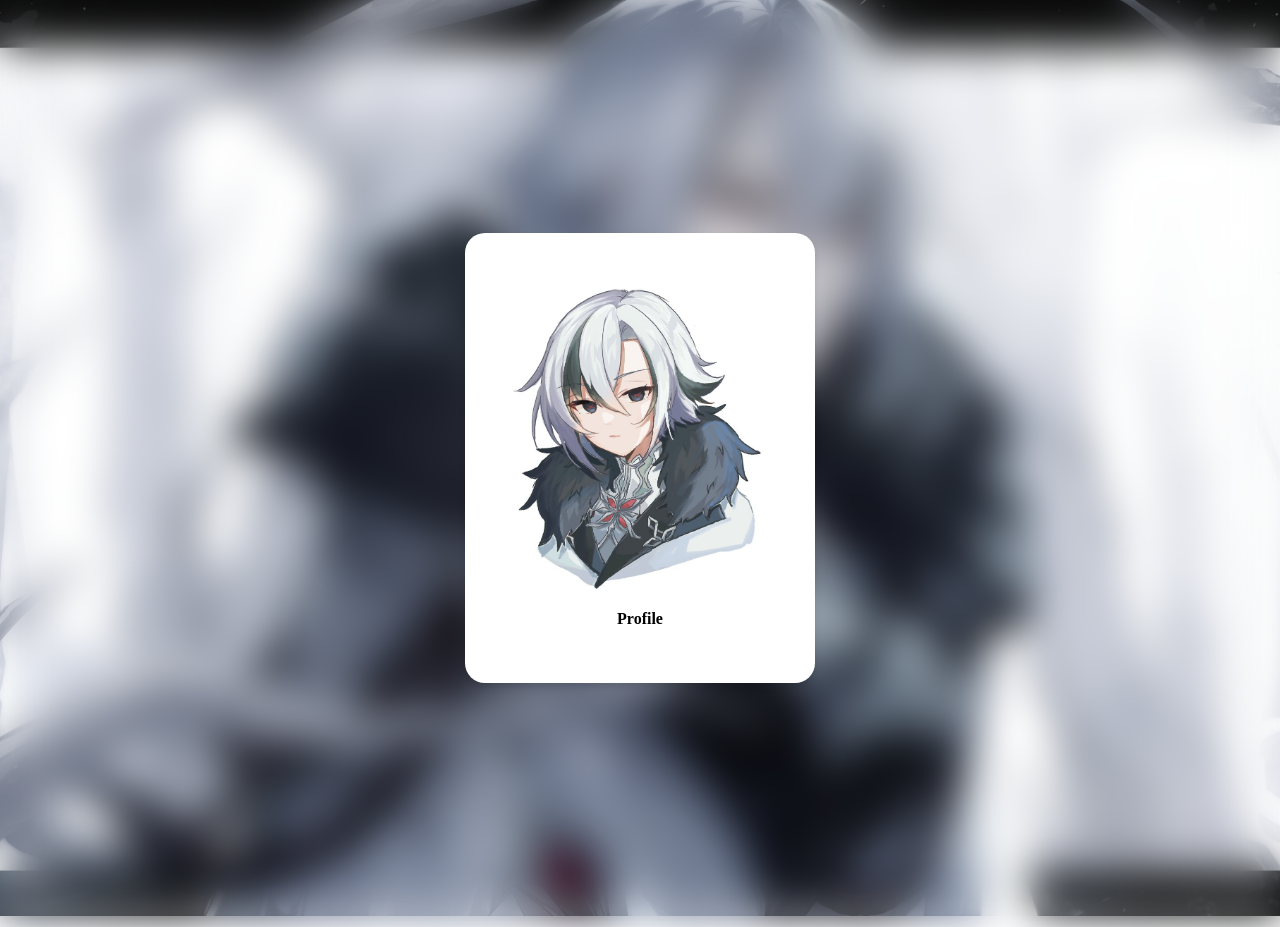
<file: index.html>
<!DOCTYPE html>
<html lang="id">
<head>
    <meta charset="UTF-8">
    <meta name="viewport" content="width=device-width, initial-scale=1.0">
    <title>Profile</title>
    <link rel="stylesheet" href="style.css">
    <style>
        body {
            display: flex;
            justify-content: center;
            align-items: center;
            height: 100vh;
            background: url('bg1.jpg') no-repeat center center/cover;
            backdrop-filter: blur(1);
        }
        .card-container {
            perspective: 1000px;
        }
        .card {
            width: 350px;
            height: 450px;
            position: relative;
            transform-style: preserve-3d;
            transition: transform 0.77s;
            border-radius: 20px;
        }
        .card-front, .card-back {
            position: absolute;
            width: 350px;
            height: 450px;
            backface-visibility: hidden;
            display: flex;
            flex-direction: column;
            justify-content: center;
            border-radius: 20px;
            box-shadow: 0px 4px 6px rgba(0, 0, 0, 0.1);
        }
        .card-front {
            background: white;
            align-items: center;
        }
        .card-back {
            background: #333;
            color: white;
            transform: rotateY(180deg);
            padding: 20px;
            text-align: left;
            align-items: left;
            border-radius: 20px;
            padding-left: 50px;
        }
        .card-container:hover .card {
            transform: rotateY(180deg);
        }
        img {
            width: 80%;
            border-radius: 10px;
        }
        .card-front p {
            margin-top: 10px;
            font-weight: bold;
        }
        .card-back p {
            margin: 10px 0;
        }
        @media (max-width: 768px) {
            .card-container:hover .card {
                transform: none; 
            }
        }
    </style>
</head>
<body>
    <div class="card-container" onclick="flipCard()">
        <div class="card" id="flip-card">
            <div class="card-front">
                <img src="pp1.jpeg" alt="Foto Profil">
                <p>Profile</p>
            </div>
            <div class="card-back">
                <p>Name: Dzaky Athallah </p>
                <p>Campus: Telkom University Purwokerto</p>
                <p>Program Study : Data Science</p>
                <p>Instagram: <span class="clickable" onclick="openLink('https://www.instagram.com/dzaky_207/')"> @Dzaky_207</span></p>
                <p>X/Twitter: <span class="clickable" onclick="openLink('https://x.com/dzaky207/')"> @Dzaky207</span></p>
                <p>Facebook: <span class="clickable" onclick="openLink('https://www.facebook.com/dzaky207/')"> Dzaky Athallah</span></p>
                <p>Website: <span class="clickable" onclick="openLink('https://www.dzaky207.my.id')"> dzaky207.my.id    </span></p>
                <p>GitHub: <span class="clickable" onclick="openLink('https://github.com/dzaky207')"> Dzaky207</span></p>
            </div>
        </div>
    </div>
    <script>
        function openLink(url) {
            window.open(url, '_blank');
        }
        </script>
        
    <script>
        function flipCard() {
            const card = document.getElementById('flip-card');
            if (window.innerWidth <= 768) {
                card.style.transform = card.style.transform === 'rotateY(180deg)' ? 'rotateY(0deg)' : 'rotateY(180deg)';
            }
        }
    </script>
</body>
</html>
</file>
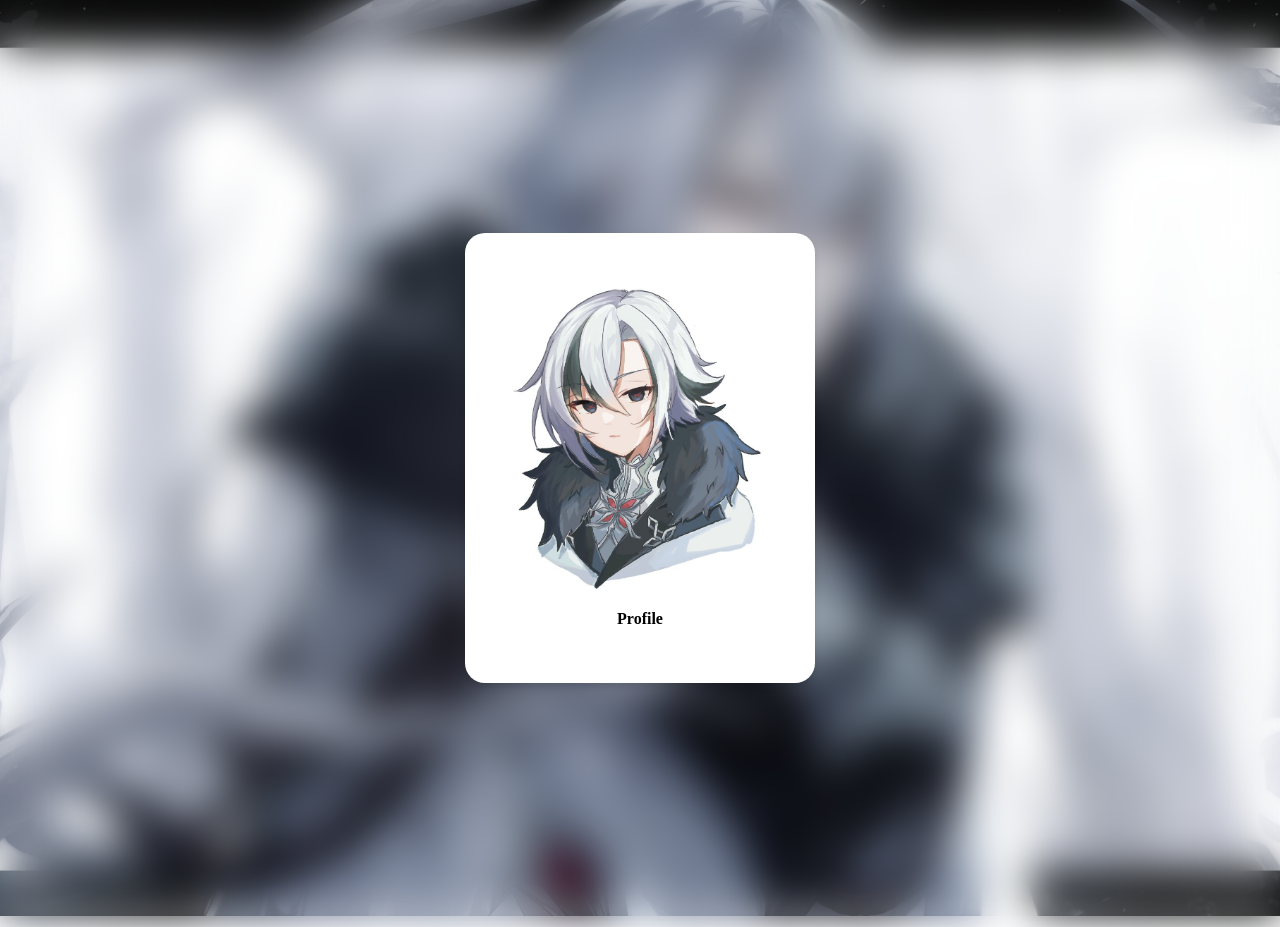
<file: card.html>
<!DOCTYPE html>
<html lang="id">
<head>
    <meta charset="UTF-8">
    <meta name="viewport" content="width=device-width, initial-scale=1.0">
    <title>Profil Interaktif</title>
    <link rel="stylesheet" href="style.css">
    <style>
        body {
            display: flex;
            justify-content: center;
            align-items: center;
            height: 100vh;
            background: url('bg1.jpg') no-repeat center center/cover;
            backdrop-filter: blur(1);
        }
        .card-container {
            perspective: 1000px;
        }
        .card {
            width: 350px;
            height: 450px;
            position: relative;
            transform-style: preserve-3d;
            transition: transform 0.77s;
            border-radius: 20px;
        }
        .card-front, .card-back {
            position: absolute;
            width: 350px;
            height: 450px;
            backface-visibility: hidden;
            display: flex;
            flex-direction: column;
            justify-content: center;
            border-radius: 20px;
            box-shadow: 0px 4px 6px rgba(0, 0, 0, 0.1);
        }
        .card-front {
            background: white;
            align-items: center;
        }
        .card-back {
            background: #333;
            color: white;
            transform: rotateY(180deg);
            padding: 20px;
            text-align: left;
            align-items: left;
            border-radius: 20px;
            padding-left: 50px;
        }
        .card-container:hover .card {
            transform: rotateY(180deg);
        }
        img {
            width: 80%;
            border-radius: 10px;
        }
        .card-front p {
            margin-top: 10px;
            font-weight: bold;
        }
        .card-back p {
            margin: 10px 0;
        }
        @media (max-width: 768px) {
            .card-container:hover .card {
                transform: none; /* Disable hover flip on mobile */
            }
        }
    </style>
</head>
<body>
    <div class="card-container" onclick="flipCard()">
        <div class="card" id="flip-card">
            <div class="card-front">
                <img src="pp1.jpeg" alt="Foto Profil">
                <p>Profile</p>
            </div>
            <div class="card-back">
                <p>Name: Dzaky Athallah </p>
                <!--<p>Emaill: <span class="clickable" onclick="openLink('mailto:athallahdzaky207@gmail.com')"> athallahdzaky207@gmail.com</span></p>-->
                <p>Campus: Telkom University Purwokerto</p>
                <p>Program Study : Data Science</p>
                <p>Instagram: <span class="clickable" onclick="openLink('https://www.instagram.com/dzaky_207/')"> @Dzaky_207</span></p>
                <p>X/Twitter: <span class="clickable" onclick="openLink('https://x.com/dzaky207/')"> @Dzaky207</span></p>
                <p>Facebook: <span class="clickable" onclick="openLink('https://www.facebook.com/dzaky207/')"> Dzaky Athallah</span></p>
                <p>Website: <span class="clickable" onclick="openLink('https://www.dzaky207.my.id')"> dzaky207.my.id    </span></p>
                <p>GitHub: <span class="clickable" onclick="openLink('https://github.com/dzaky207')"> Dzaky207</span></p>
            </div>
        </div>
    </div>
    <script>
        function openLink(url) {
            window.open(url, '_blank');
        }
        </script>
        
    <script>
        function flipCard() {
            const card = document.getElementById('flip-card');
            if (window.innerWidth <= 768) {
                card.style.transform = card.style.transform === 'rotateY(180deg)' ? 'rotateY(0deg)' : 'rotateY(180deg)';
            }
        }
    </script>
</body>
</html>
</file>
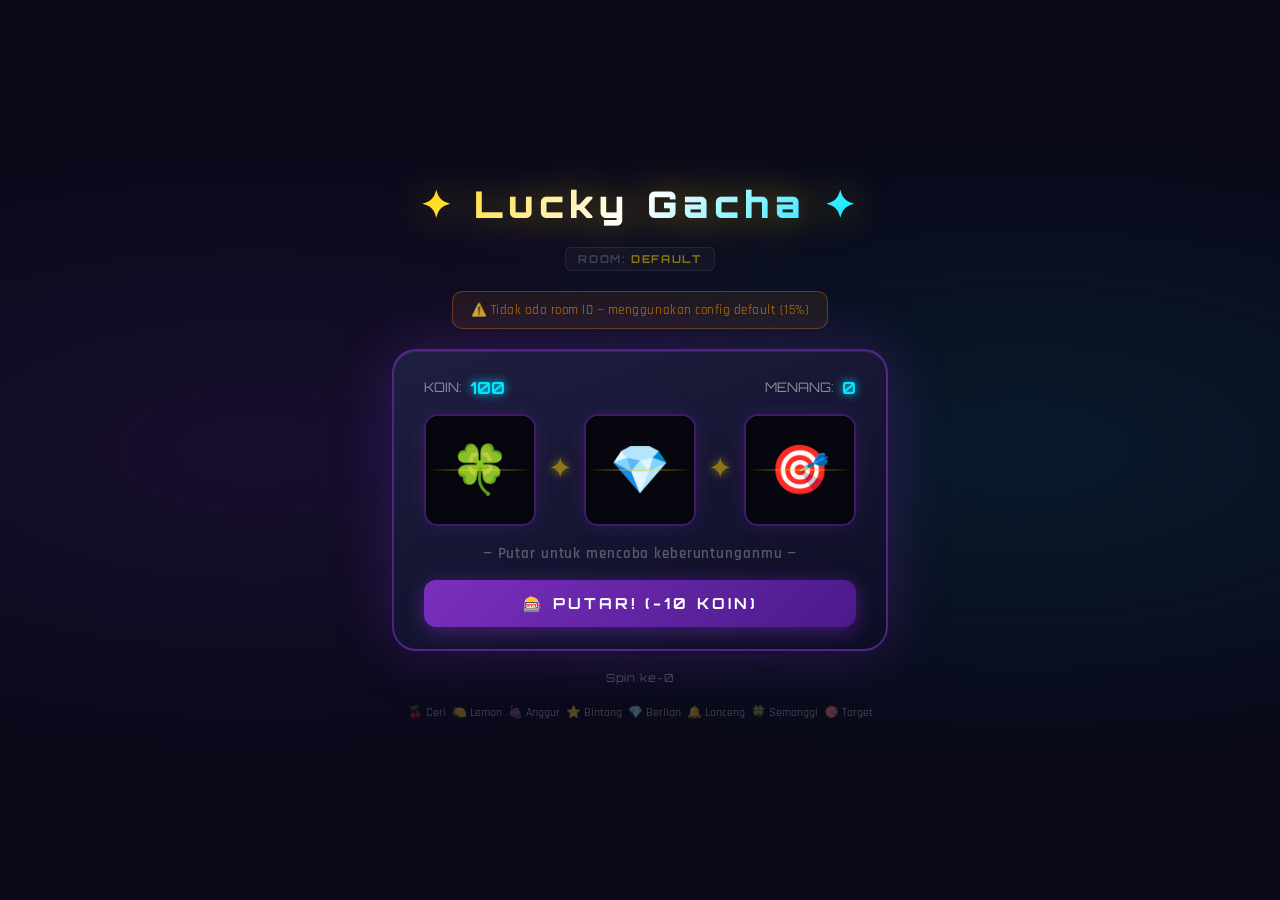
<file: gacha/gacha.html>
<!DOCTYPE html>
<html lang="id">
<head>
<meta charset="UTF-8">
<meta name="viewport" content="width=device-width, initial-scale=1.0">
<title>✨ Lucky Gacha ✨</title>
<link href="https://fonts.googleapis.com/css2?family=Orbitron:wght@400;700;900&family=Rajdhani:wght@400;600;700&display=swap" rel="stylesheet">
<style>
  :root { --gold:#FFD700; --gold-dark:#B8860B; --bg:#0a0a1a; --glow:#7B2FBE; --glow2:#00e5ff; }
  * { margin:0; padding:0; box-sizing:border-box; }
  body {
    background:var(--bg); font-family:'Rajdhani',sans-serif; color:#fff;
    min-height:100vh; display:flex; flex-direction:column; align-items:center; justify-content:center; overflow:hidden;
  }
  body::after {
    content:''; position:fixed; inset:0;
    background:radial-gradient(ellipse at 20% 50%,rgba(123,47,190,0.12) 0%,transparent 50%),
               radial-gradient(ellipse at 80% 50%,rgba(0,229,255,0.08) 0%,transparent 50%);
    pointer-events:none; z-index:0;
  }
  .container { position:relative; z-index:1; display:flex; flex-direction:column; align-items:center; gap:20px; }
  h1 {
    font-family:'Orbitron',sans-serif; font-size:2.3rem; font-weight:900; letter-spacing:0.15em;
    background:linear-gradient(135deg,var(--gold) 0%,#fff 50%,var(--glow2) 100%);
    -webkit-background-clip:text; -webkit-text-fill-color:transparent;
    filter:drop-shadow(0 0 18px rgba(255,215,0,0.5));
    animation:titlePulse 3s ease-in-out infinite;
  }
  @keyframes titlePulse { 0%,100%{filter:drop-shadow(0 0 18px rgba(255,215,0,0.5))} 50%{filter:drop-shadow(0 0 32px rgba(255,215,0,0.9))} }

  /* Room badge */
  .room-badge {
    font-family:'Orbitron',sans-serif; font-size:0.68rem; font-weight:700;
    letter-spacing:0.15em; color:rgba(255,255,255,0.2);
    background:rgba(255,255,255,0.03); border:1px solid rgba(255,255,255,0.07);
    border-radius:6px; padding:4px 12px;
  }
  .room-badge span { color:rgba(255,215,0,0.5); }

  .machine {
    background:linear-gradient(160deg,#1e1e40 0%,#0d0d25 100%);
    border:2px solid rgba(123,47,190,0.6); border-radius:24px; padding:26px 30px 22px;
    box-shadow:0 0 60px rgba(123,47,190,0.3),inset 0 1px 0 rgba(255,255,255,0.08);
  }
  .machine-top { display:flex; justify-content:space-between; margin-bottom:16px; }
  .credits { display:flex; align-items:center; gap:8px; font-family:'Orbitron',sans-serif; font-size:0.82rem; color:rgba(255,255,255,0.5); }
  .credits-val { color:var(--glow2); font-weight:700; font-size:1.05rem; text-shadow:0 0 10px var(--glow2); }
  .slots { display:flex; gap:12px; align-items:center; margin-bottom:18px; }
  .slot {
    width:112px; height:112px; background:#06060f;
    border:2px solid rgba(123,47,190,0.5); border-radius:14px; overflow:hidden; position:relative;
    box-shadow:inset 0 0 20px rgba(0,0,0,0.8),0 0 20px rgba(123,47,190,0.2);
  }
  .slot-inner { display:flex; flex-direction:column; align-items:center; }
  .slot-item { width:112px; height:112px; display:flex; align-items:center; justify-content:center; font-size:3rem; flex-shrink:0; }
  .slot::after {
    content:''; position:absolute; inset:0;
    background:linear-gradient(to bottom,rgba(6,6,15,0.85) 0%,transparent 30%,transparent 70%,rgba(6,6,15,0.85) 100%);
    pointer-events:none; z-index:2;
  }
  .slot-center-line {
    position:absolute; top:50%; left:0; right:0; height:2px; transform:translateY(-50%);
    background:linear-gradient(90deg,transparent,var(--gold),transparent); opacity:0.4; z-index:3; pointer-events:none;
  }
  .slot-divider { font-size:1.8rem; color:var(--gold); opacity:0.5; text-shadow:0 0 10px var(--gold); }
  .result-text { height:24px; font-size:0.92rem; font-weight:600; letter-spacing:0.06em; text-align:center; color:rgba(255,255,255,0.3); margin-bottom:12px; }
  .result-text.win { color:var(--gold); text-shadow:0 0 10px var(--gold); }
  .spin-btn {
    width:100%; padding:14px; font-family:'Orbitron',sans-serif; font-size:0.95rem; font-weight:700;
    letter-spacing:0.2em; text-transform:uppercase;
    background:linear-gradient(135deg,#7B2FBE,#4a1a8a); border:none; border-radius:12px; color:#fff; cursor:pointer;
    box-shadow:0 4px 20px rgba(123,47,190,0.5); transition:transform 0.1s,box-shadow 0.3s;
  }
  .spin-btn:hover:not(:disabled) { transform:translateY(-2px); box-shadow:0 8px 32px rgba(123,47,190,0.7); }
  .spin-btn:disabled { opacity:0.5; cursor:not-allowed; }

  @keyframes spinReel { 0%{transform:translateY(0)} 100%{transform:translateY(-224px)} }
  .slot-inner.spinning { animation:spinReel 0.15s linear infinite; }

  .slot.matched { border-color:var(--gold); box-shadow:inset 0 0 20px rgba(255,215,0,0.3),0 0 40px rgba(255,215,0,0.6); animation:matchPulse 0.5s ease-in-out 3; }
  @keyframes matchPulse { 0%,100%{box-shadow:inset 0 0 20px rgba(255,215,0,0.3),0 0 40px rgba(255,215,0,0.6)} 50%{box-shadow:inset 0 0 40px rgba(255,215,0,0.5),0 0 80px rgba(255,215,0,0.9)} }

  .win-overlay { position:fixed; inset:0; background:rgba(0,0,0,0.8); display:flex; align-items:center; justify-content:center; z-index:100; opacity:0; pointer-events:none; transition:opacity 0.3s; }
  .win-overlay.visible { opacity:1; pointer-events:all; }
  .win-card {
    background:linear-gradient(145deg,#1a1a3a,#0d0d25); border:2px solid var(--gold); border-radius:24px;
    padding:42px 50px; text-align:center; box-shadow:0 0 80px rgba(255,215,0,0.5);
    transform:scale(0.8); transition:transform 0.4s cubic-bezier(0.34,1.56,0.64,1);
  }
  .win-overlay.visible .win-card { transform:scale(1); }
  .win-emoji { font-size:4.5rem; display:block; margin-bottom:12px; animation:winBounce 0.6s ease-out; }
  @keyframes winBounce { 0%{transform:scale(0) rotate(-10deg)} 60%{transform:scale(1.2) rotate(5deg)} 100%{transform:scale(1) rotate(0)} }
  .win-title { font-family:'Orbitron',sans-serif; font-size:1.7rem; font-weight:900; color:var(--gold); text-shadow:0 0 20px var(--gold); margin-bottom:8px; }
  .win-subtitle { font-size:1rem; color:rgba(255,255,255,0.6); margin-bottom:6px; }
  .win-item { font-size:1.3rem; font-weight:700; margin-bottom:26px; }
  .win-close {
    background:linear-gradient(135deg,var(--gold),var(--gold-dark)); border:none; border-radius:10px;
    padding:12px 36px; font-family:'Orbitron',sans-serif; font-size:0.88rem; font-weight:700;
    color:#000; cursor:pointer; letter-spacing:0.15em; box-shadow:0 4px 16px rgba(255,215,0,0.4); transition:transform 0.1s;
  }
  .win-close:hover { transform:translateY(-2px); }
  .confetti-container { position:fixed; inset:0; pointer-events:none; z-index:99; }
  .confetti-particle { position:absolute; border-radius:2px; animation:confettiFall linear forwards; }
  @keyframes confettiFall { 0%{transform:translateY(-20px) rotate(0deg);opacity:1} 100%{transform:translateY(110vh) rotate(720deg);opacity:0} }
  .legend { display:flex; gap:8px; flex-wrap:wrap; justify-content:center; font-size:0.75rem; color:rgba(255,255,255,0.3); }
  .spin-counter { font-family:'Orbitron',sans-serif; font-size:0.7rem; color:rgba(255,255,255,0.25); text-align:center; letter-spacing:0.08em; }

  /* No-room warning */
  .no-room-warn {
    background:rgba(255,149,0,0.08); border:1px solid rgba(255,149,0,0.3); border-radius:10px;
    padding:10px 18px; font-size:0.8rem; color:rgba(255,149,0,0.8); text-align:center; letter-spacing:0.04em;
  }
</style>
</head>
<body>
<div class="container">
  <h1>✦ Lucky Gacha ✦</h1>
  <div class="room-badge" id="roomBadge">ROOM: <span id="roomBadgeId">—</span></div>

  <div class="no-room-warn" id="noRoomWarn" style="display:none;">
    ⚠️ Tidak ada room ID — menggunakan config default (15%)
  </div>

  <div class="machine">
    <div class="machine-top">
      <div class="credits">KOIN: <span class="credits-val" id="coinDisplay">100</span></div>
      <div class="credits">MENANG: <span class="credits-val" id="winDisplay">0</span></div>
    </div>
    <div class="slots">
      <div class="slot" id="slot0"><div class="slot-inner" id="reel0"></div><div class="slot-center-line"></div></div>
      <div class="slot-divider">✦</div>
      <div class="slot" id="slot1"><div class="slot-inner" id="reel1"></div><div class="slot-center-line"></div></div>
      <div class="slot-divider">✦</div>
      <div class="slot" id="slot2"><div class="slot-inner" id="reel2"></div><div class="slot-center-line"></div></div>
    </div>
    <div class="result-text" id="resultText">— Putar untuk mencoba keberuntunganmu —</div>
    <button class="spin-btn" id="spinBtn" onclick="spin()">🎰 PUTAR! (-10 koin)</button>
  </div>
  <div class="spin-counter" id="spinCounter">Spin ke-0</div>
  <div class="legend">🍒 Ceri &nbsp;🍋 Lemon &nbsp;🍇 Anggur &nbsp;⭐ Bintang &nbsp;💎 Berlian &nbsp;🔔 Lonceng &nbsp;🍀 Semanggi &nbsp;🎯 Target</div>
</div>

<div class="win-overlay" id="winOverlay">
  <div class="win-card">
    <span class="win-emoji" id="winEmoji">🎉</span>
    <div class="win-title">JACKPOT!</div>
    <div class="win-subtitle">Kamu mendapatkan:</div>
    <div class="win-item" id="winItemName">—</div>
    <button class="win-close" onclick="closeWin()">KLAIM HADIAH</button>
  </div>
</div>
<div class="confetti-container" id="confettiContainer"></div>

<script>
const ITEMS = [
  {emoji:'🍒',name:'Ceri Merah',reward:20},{emoji:'🍋',name:'Lemon Emas',reward:25},
  {emoji:'🍇',name:'Anggur Ungu',reward:30},{emoji:'⭐',name:'Bintang Keberuntungan',reward:50},
  {emoji:'💎',name:'Berlian Biru',reward:100},{emoji:'🔔',name:'Lonceng Emas',reward:40},
  {emoji:'🍀',name:'Semanggi Ajaib',reward:60},{emoji:'🎯',name:'Target Sempurna',reward:75},
];
const SLOT_H = 112;
let coins=100, wins=0, isSpinning=false, totalSpins=0;

// ── Room detection ───────────────────────────────────────
const params  = new URLSearchParams(location.search);
const roomId  = (params.get('room') || '').toUpperCase() || null;

document.getElementById('roomBadgeId').textContent = roomId || 'DEFAULT';
if (!roomId) document.getElementById('noRoomWarn').style.display = 'block';

function configKey(id) { return `gacha_config_${id}`; }
function defaultConfig() { return { mode:'percent', jackpotChance:15, guaranteedAt:null, neverBefore:null, disabled:false }; }
function loadConfig() {
  if (!roomId) return defaultConfig();
  try {
    const raw = localStorage.getItem(configKey(roomId));
    return raw ? {...defaultConfig(),...JSON.parse(raw)} : defaultConfig();
  } catch(e) { return defaultConfig(); }
}

function shouldJackpot(cfg) {
  if (cfg.disabled) return false;
  if (cfg.mode==='guaranteed') return totalSpins === cfg.guaranteedAt;
  if (cfg.mode==='neverBefore') {
    if (totalSpins < cfg.neverBefore) return false;
    return Math.random()*100 < cfg.jackpotChance;
  }
  return Math.random()*100 < cfg.jackpotChance;
}

// ── Reel helpers ─────────────────────────────────────────
function fillReel(reel, count) {
  reel.innerHTML='';
  for (let j=0;j<count;j++) {
    const d=document.createElement('div'); d.className='slot-item';
    d.textContent=ITEMS[Math.floor(Math.random()*ITEMS.length)].emoji;
    reel.appendChild(d);
  }
}
function buildReels() {
  for (let i=0;i<3;i++) {
    fillReel(document.getElementById(`reel${i}`),1);
    document.getElementById(`reel${i}`).style.transform='translateY(0)';
  }
}
buildReels();

function stopReel(reelEl, finalEmoji, callback) {
  reelEl.classList.remove('spinning');
  reelEl.innerHTML='';
  reelEl.style.transition='none';
  reelEl.style.transform='translateY(0)';

  const COUNT=7, CENTER=3;
  for (let p=0;p<COUNT;p++) {
    const d=document.createElement('div'); d.className='slot-item';
    if (p===CENTER) { d.textContent=finalEmoji; }
    else { d.textContent=ITEMS[Math.floor(Math.random()*ITEMS.length)].emoji; d.style.opacity='0.2'; }
    reelEl.appendChild(d);
  }
  const startY=-(CENTER-1)*SLOT_H, endY=-CENTER*SLOT_H;
  reelEl.style.transform=`translateY(${startY}px)`;
  requestAnimationFrame(()=>{
    requestAnimationFrame(()=>{
      reelEl.style.transition='transform 0.35s cubic-bezier(0.22,1,0.36,1)';
      reelEl.style.transform=`translateY(${endY}px)`;
      reelEl.addEventListener('transitionend', function h(){
        reelEl.removeEventListener('transitionend',h);
        reelEl.style.transition='';
        if(callback) callback();
      });
    });
  });
}

// ── Game logic ───────────────────────────────────────────
function updateUI() {
  document.getElementById('coinDisplay').textContent=coins;
  document.getElementById('winDisplay').textContent=wins;
  document.getElementById('spinCounter').textContent=`Spin ke-${totalSpins}`;
}

function spin() {
  if (isSpinning) return;
  if (coins<10) { document.getElementById('resultText').textContent='💸 Koin habis! Refresh untuk reset.'; return; }
  coins-=10; totalSpins++;
  updateUI(); isSpinning=true;
  document.getElementById('spinBtn').disabled=true;
  for(let i=0;i<3;i++) document.getElementById(`slot${i}`).classList.remove('matched');
  document.getElementById('resultText').textContent='⟳ Berputar...';
  document.getElementById('resultText').className='result-text';

  const cfg=loadConfig();
  const jackpot=shouldJackpot(cfg);

  const results=[
    ITEMS[Math.floor(Math.random()*ITEMS.length)],
    ITEMS[Math.floor(Math.random()*ITEMS.length)],
    ITEMS[Math.floor(Math.random()*ITEMS.length)],
  ];
  if (jackpot) {
    const lucky=ITEMS[Math.floor(Math.random()*ITEMS.length)];
    results[0]=results[1]=results[2]=lucky;
  } else {
    while(results[0].emoji===results[1].emoji && results[1].emoji===results[2].emoji)
      results[2]=ITEMS[Math.floor(Math.random()*ITEMS.length)];
  }

  for(let i=0;i<3;i++){
    const reel=document.getElementById(`reel${i}`);
    fillReel(reel,4); reel.style.transition='none'; reel.style.transform='translateY(0)';
    reel.classList.add('spinning');
  }

  let stopped=0;
  [900,1300,1700].forEach((delay,i)=>{
    setTimeout(()=>{
      stopReel(document.getElementById(`reel${i}`),results[i].emoji,()=>{
        stopped++;
        if(stopped===3) checkResult(results,jackpot);
      });
    },delay);
  });
}

function checkResult(results,jackpot){
  if(jackpot){
    wins++; coins+=results[0].reward; updateUI();
    for(let i=0;i<3;i++) document.getElementById(`slot${i}`).classList.add('matched');
    document.getElementById('resultText').textContent=`🏆 JACKPOT! +${results[0].reward} koin!`;
    document.getElementById('resultText').className='result-text win';
    setTimeout(()=>showWin(results[0]),600);
  } else {
    document.getElementById('resultText').textContent='😔 Hampir! Coba lagi~';
    document.getElementById('resultText').className='result-text';
  }
  isSpinning=false;
  document.getElementById('spinBtn').disabled=false;
}
function showWin(item){
  document.getElementById('winEmoji').textContent=item.emoji;
  document.getElementById('winItemName').textContent=`${item.emoji} ${item.name} — +${item.reward} koin!`;
  document.getElementById('winOverlay').classList.add('visible');
  spawnConfetti();
}
function closeWin(){
  document.getElementById('winOverlay').classList.remove('visible');
  document.getElementById('confettiContainer').innerHTML='';
}
function spawnConfetti(){
  const c=document.getElementById('confettiContainer'); c.innerHTML='';
  const colors=['#FFD700','#ff3c5f','#00e5ff','#7B2FBE','#00ff99','#ff9500'];
  for(let i=0;i<80;i++){
    const p=document.createElement('div'); p.className='confetti-particle';
    p.style.cssText=`left:${Math.random()*100}vw;top:-20px;background:${colors[Math.floor(Math.random()*colors.length)]};width:${Math.random()*8+4}px;height:${Math.random()*8+4}px;border-radius:${Math.random()>.5?'50%':'2px'};animation-duration:${Math.random()*2+1.5}s;animation-delay:${Math.random()}s`;
    c.appendChild(p);
  }
}

updateUI();
</script>
</body>
</html>
</file>
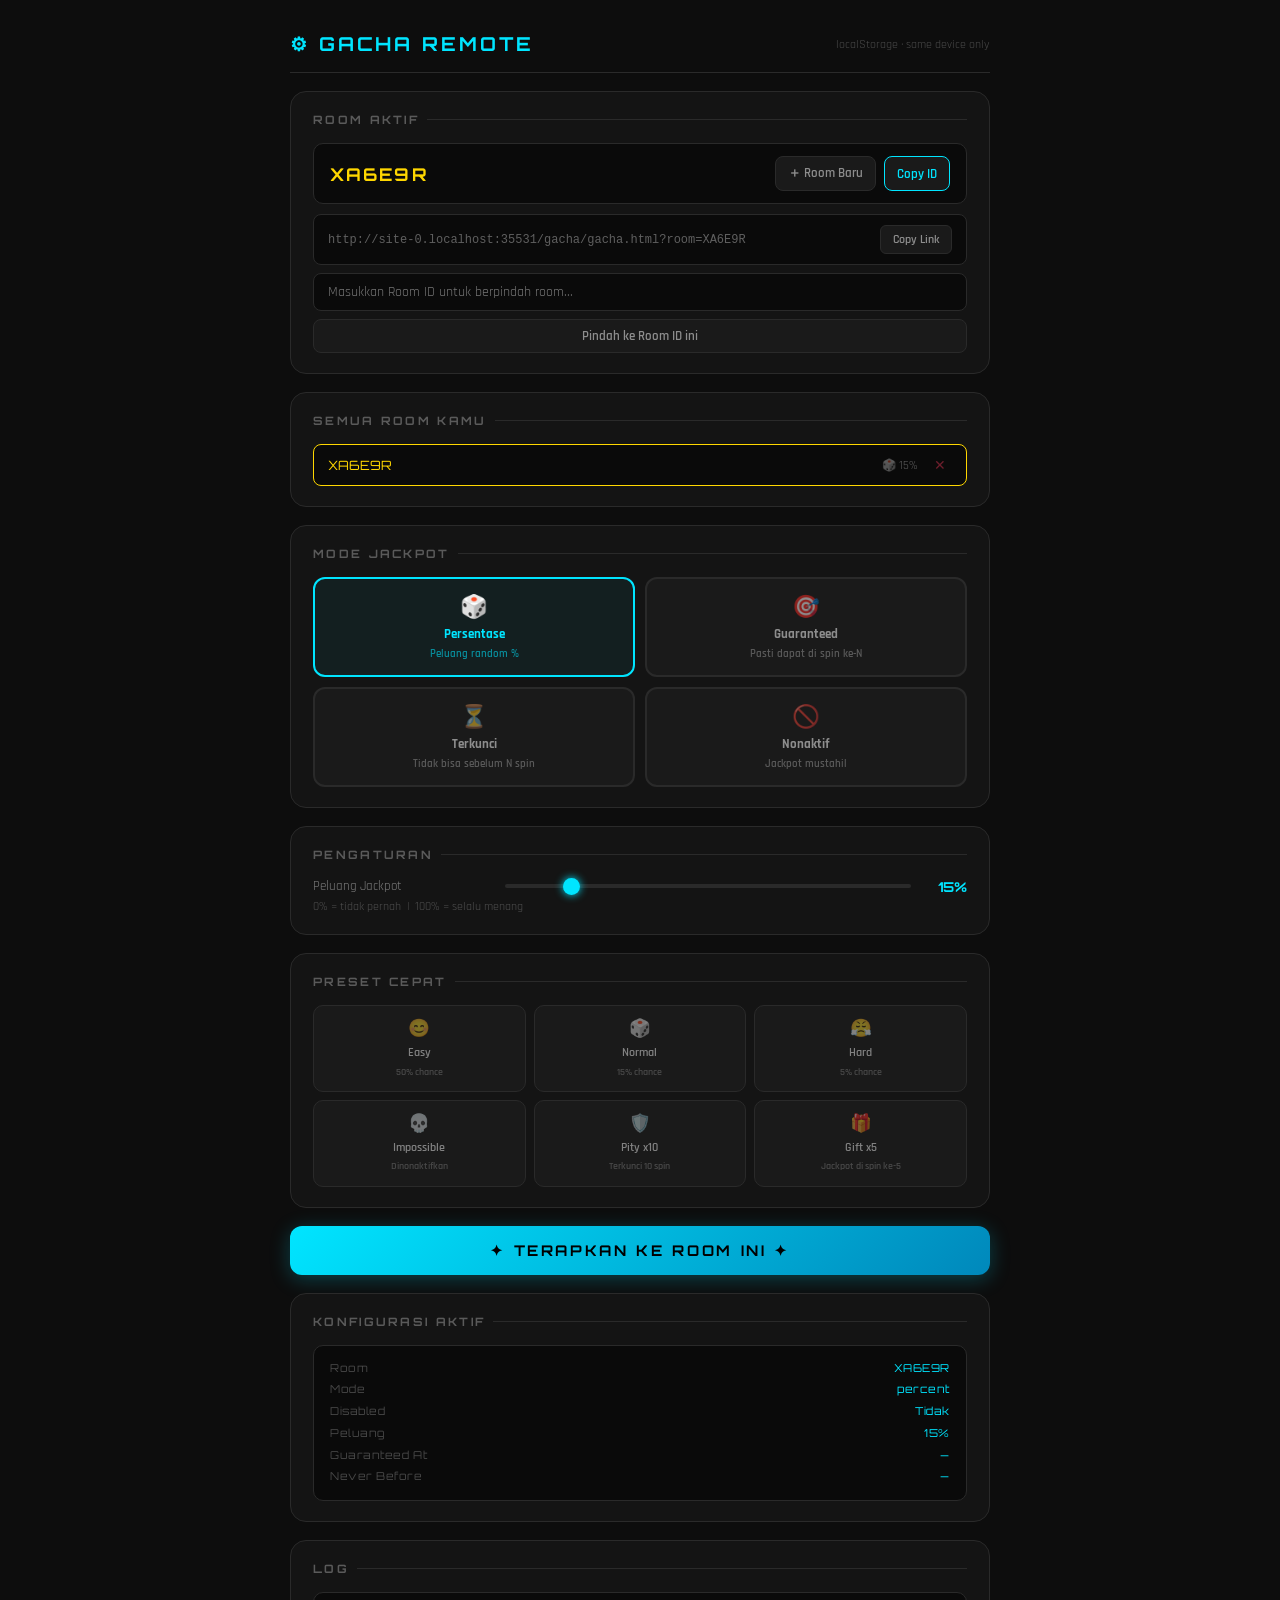
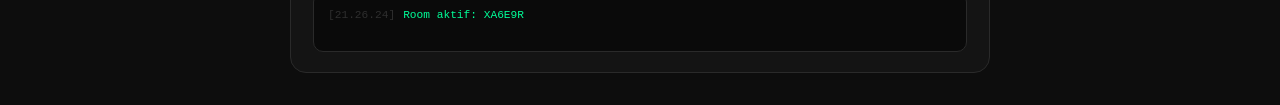
<file: gacha/remote.html>
<!DOCTYPE html>
<html lang="id">
<head>
<meta charset="UTF-8">
<meta name="viewport" content="width=device-width, initial-scale=1.0">
<title>⚙️ Gacha Remote Control</title>
<link href="https://fonts.googleapis.com/css2?family=Orbitron:wght@400;700;900&family=Rajdhani:wght@400;600;700&display=swap" rel="stylesheet">
<style>
  :root {
    --bg: #0d0d0d; --panel: #141414; --border: #2a2a2a;
    --accent: #00e5ff; --gold: #FFD700; --red: #ff3c5f;
    --green: #00ff99; --orange: #ff9500;
  }
  * { margin:0; padding:0; box-sizing:border-box; }
  body { background:var(--bg); font-family:'Rajdhani',sans-serif; color:#fff; min-height:100vh; padding:32px 20px; }
  .page { max-width:700px; margin:0 auto; display:flex; flex-direction:column; gap:18px; }

  .header { display:flex; align-items:center; justify-content:space-between; padding-bottom:16px; border-bottom:1px solid var(--border); }
  .header h1 { font-family:'Orbitron',sans-serif; font-size:1.2rem; font-weight:700; letter-spacing:0.15em; color:var(--accent); }

  .card { background:var(--panel); border:1px solid var(--border); border-radius:16px; padding:20px 22px; }
  .card-title {
    font-family:'Orbitron',sans-serif; font-size:0.72rem; font-weight:700;
    letter-spacing:0.2em; text-transform:uppercase; color:rgba(255,255,255,0.3);
    margin-bottom:16px; display:flex; align-items:center; gap:8px;
  }
  .card-title::after { content:''; flex:1; height:1px; background:var(--border); }

  /* Room section */
  .room-display {
    display:flex; align-items:center; gap:10px;
    background:#0a0a0a; border:1px solid var(--border); border-radius:10px; padding:12px 16px;
  }
  .room-id {
    font-family:'Orbitron',sans-serif; font-size:1.1rem; font-weight:700;
    color:var(--gold); letter-spacing:0.12em; flex:1;
  }
  .room-actions { display:flex; gap:8px; }
  .icon-btn {
    background:#1a1a1a; border:1px solid var(--border); border-radius:8px;
    padding:8px 12px; color:rgba(255,255,255,0.5); cursor:pointer; font-size:0.8rem;
    font-family:'Rajdhani',sans-serif; font-weight:600; transition:all 0.15s;
    white-space:nowrap;
  }
  .icon-btn:hover { border-color:rgba(255,255,255,0.2); color:#fff; background:#222; }
  .icon-btn.accent { border-color:var(--accent); color:var(--accent); }

  /* Link box */
  .link-box {
    display:flex; align-items:center; gap:8px; margin-top:10px;
    background:#0a0a0a; border:1px solid var(--border); border-radius:8px; padding:10px 14px;
  }
  .link-text { font-size:0.75rem; color:rgba(255,255,255,0.35); flex:1; overflow:hidden; text-overflow:ellipsis; white-space:nowrap; font-family:monospace; }
  .copy-btn {
    background:#1a1a1a; border:1px solid var(--border); border-radius:6px;
    padding:6px 12px; color:rgba(255,255,255,0.5); cursor:pointer; font-size:0.75rem;
    font-family:'Rajdhani',sans-serif; font-weight:600; transition:all 0.15s; white-space:nowrap;
  }
  .copy-btn:hover { border-color:var(--green); color:var(--green); }
  .copy-btn.copied { border-color:var(--green); color:var(--green); }

  /* Mode selector */
  .mode-grid { display:grid; grid-template-columns:1fr 1fr; gap:10px; }
  .mode-btn {
    padding:13px 10px; background:#1a1a1a; border:2px solid var(--border);
    border-radius:12px; color:rgba(255,255,255,0.5); cursor:pointer;
    font-family:'Rajdhani',sans-serif; font-size:0.88rem; font-weight:600;
    text-align:center; transition:all 0.15s; line-height:1.4;
  }
  .mode-btn:hover { border-color:rgba(255,255,255,0.2); color:#fff; }
  .mode-btn.active { border-color:var(--accent); color:var(--accent); background:rgba(0,229,255,0.05); }
  .mode-btn.active.gold { border-color:var(--gold); color:var(--gold); background:rgba(255,215,0,0.05); }
  .mode-btn.active.red { border-color:var(--red); color:var(--red); background:rgba(255,60,95,0.05); }
  .mode-btn.active.orange { border-color:var(--orange); color:var(--orange); background:rgba(255,149,0,0.05); }
  .mode-icon { font-size:1.4rem; display:block; margin-bottom:3px; }
  .mode-label { font-size:0.82rem; font-weight:700; display:block; }
  .mode-desc { font-size:0.68rem; opacity:0.55; display:block; margin-top:2px; }

  .control-group { display:flex; flex-direction:column; gap:12px; }
  .control-row { display:flex; align-items:center; gap:12px; }
  label { font-size:0.83rem; color:rgba(255,255,255,0.45); min-width:180px; }
  input[type=range] {
    -webkit-appearance:none; width:100%; height:4px;
    background:var(--border); border-radius:2px; outline:none; cursor:pointer;
  }
  input[type=range]::-webkit-slider-thumb {
    -webkit-appearance:none; width:17px; height:17px; border-radius:50%;
    background:var(--accent); box-shadow:0 0 8px var(--accent); cursor:pointer;
  }
  input[type=number] {
    width:100%; background:#1a1a1a; border:1px solid var(--border); border-radius:8px;
    padding:10px 14px; color:#fff; font-family:'Orbitron',sans-serif; font-size:0.88rem; outline:none;
    transition:border-color 0.2s;
  }
  input[type=number]:focus { border-color:var(--accent); }
  .val-badge { font-family:'Orbitron',sans-serif; font-size:0.85rem; font-weight:700; color:var(--accent); min-width:44px; text-align:right; }
  .hint { font-size:0.72rem; color:rgba(255,255,255,0.25); margin-top:4px; }

  .section { display:none; }
  .section.visible { display:block; }

  .preset-grid { display:grid; grid-template-columns:repeat(3,1fr); gap:8px; }
  .preset-btn {
    padding:10px 6px; background:#1a1a1a; border:1px solid var(--border); border-radius:10px;
    color:rgba(255,255,255,0.45); cursor:pointer; font-family:'Rajdhani',sans-serif; font-size:0.76rem;
    font-weight:600; text-align:center; transition:all 0.15s; line-height:1.5;
  }
  .preset-btn:hover { border-color:rgba(255,255,255,0.2); color:#fff; background:#222; }
  .preset-icon { font-size:1.1rem; display:block; margin-bottom:2px; }

  .apply-btn {
    width:100%; padding:15px; font-family:'Orbitron',sans-serif; font-size:0.92rem; font-weight:700;
    letter-spacing:0.18em; text-transform:uppercase;
    background:linear-gradient(135deg,var(--accent),#0088bb);
    border:none; border-radius:12px; color:#000; cursor:pointer;
    box-shadow:0 4px 20px rgba(0,229,255,0.25); transition:transform 0.1s,box-shadow 0.2s;
  }
  .apply-btn:hover { transform:translateY(-2px); box-shadow:0 8px 28px rgba(0,229,255,0.4); }
  .apply-btn:active { transform:translateY(1px); }

  .current-config {
    background:#0a0a0a; border:1px solid var(--border); border-radius:10px;
    padding:12px 16px; font-family:'Orbitron',sans-serif; font-size:0.68rem;
    color:rgba(255,255,255,0.25); letter-spacing:0.05em; line-height:2;
  }
  .cfg-row { display:flex; justify-content:space-between; }
  .cfg-val { color:var(--accent); }

  .log {
    background:#0a0a0a; border:1px solid var(--border); border-radius:10px;
    padding:12px 14px; font-size:0.7rem; color:rgba(255,255,255,0.25);
    min-height:60px; max-height:100px; overflow-y:auto; line-height:1.9;
    font-family:monospace;
  }
  .log .entry { display:flex; gap:8px; }
  .log .ts { color:rgba(255,255,255,0.15); }
  .log .ok { color:var(--green); }
  .log .warn { color:var(--orange); }

  /* All rooms list */
  .rooms-list { display:flex; flex-direction:column; gap:6px; }
  .room-row {
    display:flex; align-items:center; gap:10px;
    background:#0a0a0a; border:1px solid var(--border); border-radius:8px; padding:10px 14px;
    cursor:pointer; transition:border-color 0.15s;
  }
  .room-row:hover { border-color:rgba(255,255,255,0.15); }
  .room-row.current { border-color:var(--gold); }
  .room-row-id { font-family:'Orbitron',sans-serif; font-size:0.8rem; color:var(--gold); flex:1; }
  .room-row-mode { font-size:0.72rem; color:rgba(255,255,255,0.35); }
  .room-row-del { background:none; border:none; color:rgba(255,60,95,0.4); cursor:pointer; font-size:0.9rem; padding:2px 6px; }
  .room-row-del:hover { color:var(--red); }
  .empty-rooms { font-size:0.78rem; color:rgba(255,255,255,0.2); text-align:center; padding:12px; }

  ::-webkit-scrollbar { width:3px; }
  ::-webkit-scrollbar-thumb { background:var(--border); border-radius:2px; }
</style>
</head>
<body>
<div class="page">

  <div class="header">
    <h1>⚙ GACHA REMOTE</h1>
    <span style="font-size:0.72rem;color:rgba(255,255,255,0.25);">localStorage · same device only</span>
  </div>

  <!-- Room Manager -->
  <div class="card">
    <div class="card-title">Room Aktif</div>
    <div class="room-display">
      <span class="room-id" id="roomIdDisplay">—</span>
      <div class="room-actions">
        <button class="icon-btn" onclick="newRoom()">＋ Room Baru</button>
        <button class="icon-btn accent" onclick="copyRoomId()">Copy ID</button>
      </div>
    </div>
    <div class="link-box">
      <span class="link-text" id="gachaLink">—</span>
      <button class="copy-btn" id="copyLinkBtn" onclick="copyGachaLink()">Copy Link</button>
    </div>
    <div style="margin-top:8px;">
      <input type="text" id="roomInput" placeholder="Masukkan Room ID untuk berpindah room..."
        style="width:100%;background:#0a0a0a;border:1px solid #2a2a2a;border-radius:8px;padding:9px 14px;color:#fff;font-family:'Rajdhani',sans-serif;font-size:0.85rem;outline:none;"
        onkeydown="if(event.key==='Enter') switchRoom()">
    </div>
    <button class="icon-btn" style="margin-top:8px;width:100%;text-align:center;" onclick="switchRoom()">Pindah ke Room ID ini</button>
  </div>

  <!-- All rooms -->
  <div class="card">
    <div class="card-title">Semua Room Kamu</div>
    <div class="rooms-list" id="roomsList"></div>
  </div>

  <!-- Mode selector -->
  <div class="card">
    <div class="card-title">Mode Jackpot</div>
    <div class="mode-grid">
      <button class="mode-btn active" data-mode="percent" onclick="selectMode('percent',this)">
        <span class="mode-icon">🎲</span><span class="mode-label">Persentase</span><span class="mode-desc">Peluang random %</span>
      </button>
      <button class="mode-btn" data-mode="guaranteed" onclick="selectMode('guaranteed',this)">
        <span class="mode-icon">🎯</span><span class="mode-label">Guaranteed</span><span class="mode-desc">Pasti dapat di spin ke-N</span>
      </button>
      <button class="mode-btn" data-mode="neverBefore" onclick="selectMode('neverBefore',this)">
        <span class="mode-icon">⏳</span><span class="mode-label">Terkunci</span><span class="mode-desc">Tidak bisa sebelum N spin</span>
      </button>
      <button class="mode-btn" data-mode="disabled" onclick="selectMode('disabled',this)">
        <span class="mode-icon">🚫</span><span class="mode-label">Nonaktif</span><span class="mode-desc">Jackpot mustahil</span>
      </button>
    </div>
  </div>

  <!-- Settings -->
  <div class="card">
    <div class="card-title">Pengaturan</div>
    <div class="control-group">
      <div class="section visible" id="sec-chance">
        <div class="control-row">
          <label>Peluang Jackpot</label>
          <input type="range" id="chanceSlider" min="0" max="100" value="15" oninput="document.getElementById('chanceVal').textContent=this.value+'%'">
          <span class="val-badge" id="chanceVal">15%</span>
        </div>
        <div class="hint">0% = tidak pernah &nbsp;|&nbsp; 100% = selalu menang</div>
      </div>
      <div class="section" id="sec-guaranteed">
        <div class="control-row">
          <label>Jackpot pada spin ke-</label>
          <input type="number" id="guaranteedInput" min="1" max="9999" value="10">
        </div>
        <div class="hint">Jackpot PASTI terjadi tepat di spin tersebut.</div>
      </div>
      <div class="section" id="sec-neverBefore">
        <div class="control-row">
          <label>Terkunci sebelum spin ke-</label>
          <input type="number" id="neverBeforeInput" min="1" max="9999" value="5">
        </div>
        <div class="hint">Jackpot tidak mungkin sebelum spin ke-N. Setelahnya, peluang berlaku normal.</div>
      </div>
      <div class="section" id="sec-disabled">
        <div style="padding:12px 0;color:rgba(255,60,95,0.8);font-size:0.92rem;font-weight:600;">
          🚫 Jackpot dinonaktifkan sepenuhnya untuk room ini.
        </div>
      </div>
    </div>
  </div>

  <!-- Presets -->
  <div class="card">
    <div class="card-title">Preset Cepat</div>
    <div class="preset-grid">
      <button class="preset-btn" onclick="applyPreset('easy')"><span class="preset-icon">😊</span>Easy<br><span style="opacity:0.45;font-size:0.65rem">50% chance</span></button>
      <button class="preset-btn" onclick="applyPreset('normal')"><span class="preset-icon">🎲</span>Normal<br><span style="opacity:0.45;font-size:0.65rem">15% chance</span></button>
      <button class="preset-btn" onclick="applyPreset('hard')"><span class="preset-icon">😤</span>Hard<br><span style="opacity:0.45;font-size:0.65rem">5% chance</span></button>
      <button class="preset-btn" onclick="applyPreset('impossible')"><span class="preset-icon">💀</span>Impossible<br><span style="opacity:0.45;font-size:0.65rem">Dinonaktifkan</span></button>
      <button class="preset-btn" onclick="applyPreset('pity10')"><span class="preset-icon">🛡️</span>Pity x10<br><span style="opacity:0.45;font-size:0.65rem">Terkunci 10 spin</span></button>
      <button class="preset-btn" onclick="applyPreset('gift5')"><span class="preset-icon">🎁</span>Gift x5<br><span style="opacity:0.45;font-size:0.65rem">Jackpot di spin ke-5</span></button>
    </div>
  </div>

  <button class="apply-btn" onclick="applyConfig()">✦ TERAPKAN KE ROOM INI ✦</button>

  <div class="card">
    <div class="card-title">Konfigurasi Aktif</div>
    <div class="current-config" id="currentConfig">—</div>
  </div>

  <div class="card">
    <div class="card-title">Log</div>
    <div class="log" id="logBox"></div>
  </div>

</div>
<script>
const ROOMS_INDEX_KEY = 'gacha_rooms_index'; // array of room IDs
let currentRoomId = null;
let currentMode = 'percent';

// ── Room ID helpers ──────────────────────────────────────
function genRoomId() {
  return Math.random().toString(36).substring(2,8).toUpperCase();
}
function configKey(roomId) { return `gacha_config_${roomId}`; }

function getRoomsIndex() {
  try { return JSON.parse(localStorage.getItem(ROOMS_INDEX_KEY)) || []; } catch(e) { return []; }
}
function saveRoomsIndex(arr) { localStorage.setItem(ROOMS_INDEX_KEY, JSON.stringify(arr)); }
function addToIndex(roomId) {
  const idx = getRoomsIndex();
  if (!idx.includes(roomId)) { idx.unshift(roomId); saveRoomsIndex(idx); }
}
function removeFromIndex(roomId) {
  saveRoomsIndex(getRoomsIndex().filter(r => r !== roomId));
}

// ── Config helpers ───────────────────────────────────────
function defaultConfig() {
  return { mode:'percent', jackpotChance:15, guaranteedAt:null, neverBefore:null, disabled:false };
}
function loadRoomConfig(roomId) {
  try {
    const raw = localStorage.getItem(configKey(roomId));
    return raw ? {...defaultConfig(),...JSON.parse(raw)} : defaultConfig();
  } catch(e) { return defaultConfig(); }
}
function saveRoomConfig(roomId, cfg) {
  localStorage.setItem(configKey(roomId), JSON.stringify(cfg));
}

// ── UI update ────────────────────────────────────────────
function updateRoomDisplay() {
  document.getElementById('roomIdDisplay').textContent = currentRoomId;
  const link = `${location.origin}${location.pathname.replace('remote.html','gacha.html')}?room=${currentRoomId}`;
  document.getElementById('gachaLink').textContent = link;
}

function renderRoomsList() {
  const idx = getRoomsIndex();
  const el = document.getElementById('roomsList');
  if (!idx.length) {
    el.innerHTML = '<div class="empty-rooms">Belum ada room tersimpan.</div>';
    return;
  }
  el.innerHTML = idx.map(id => {
    const cfg = loadRoomConfig(id);
    const modeLabel = cfg.disabled ? '🚫 Nonaktif' :
      cfg.mode==='guaranteed' ? `🎯 Guaranteed spin ke-${cfg.guaranteedAt}` :
      cfg.mode==='neverBefore' ? `⏳ Terkunci ${cfg.neverBefore} spin` :
      `🎲 ${cfg.jackpotChance}%`;
    return `<div class="room-row ${id===currentRoomId?'current':''}" onclick="loadRoom('${id}')">
      <span class="room-row-id">${id}</span>
      <span class="room-row-mode">${modeLabel}</span>
      <button class="room-row-del" onclick="deleteRoom(event,'${id}')">✕</button>
    </div>`;
  }).join('');
}

function syncUIFromConfig(cfg) {
  selectMode(cfg.mode, document.querySelector(`[data-mode="${cfg.mode}"]`), false);
  document.getElementById('chanceSlider').value = cfg.jackpotChance ?? 15;
  document.getElementById('chanceVal').textContent = (cfg.jackpotChance ?? 15) + '%';
  if (cfg.guaranteedAt) document.getElementById('guaranteedInput').value = cfg.guaranteedAt;
  if (cfg.neverBefore) document.getElementById('neverBeforeInput').value = cfg.neverBefore;
  updateCurrentDisplay(cfg);
}

function updateCurrentDisplay(cfg) {
  const rows = [
    ['Room', currentRoomId],
    ['Mode', cfg.mode],
    ['Disabled', cfg.disabled ? 'YA 🚫' : 'Tidak'],
    ['Peluang', cfg.disabled ? '—' : cfg.jackpotChance + '%'],
    ['Guaranteed At', cfg.guaranteedAt ? 'Spin ke-'+cfg.guaranteedAt : '—'],
    ['Never Before', cfg.neverBefore ? 'Spin ke-'+cfg.neverBefore : '—'],
  ];
  document.getElementById('currentConfig').innerHTML = rows.map(r =>
    `<div class="cfg-row"><span>${r[0]}</span><span class="cfg-val">${r[1]}</span></div>`
  ).join('');
}

// ── Actions ──────────────────────────────────────────────
function newRoom() {
  const id = genRoomId();
  addToIndex(id);
  currentRoomId = id;
  updateRoomDisplay();
  renderRoomsList();
  syncUIFromConfig(defaultConfig());
  addLog(`Room baru dibuat: ${id}`, 'ok');
}

function loadRoom(id) {
  currentRoomId = id;
  addToIndex(id); // ensure in index
  updateRoomDisplay();
  renderRoomsList();
  const cfg = loadRoomConfig(id);
  syncUIFromConfig(cfg);
  addLog(`Pindah ke room: ${id}`, '');
}

function switchRoom() {
  const val = document.getElementById('roomInput').value.trim().toUpperCase();
  if (!val) return;
  document.getElementById('roomInput').value = '';
  loadRoom(val);
}

function deleteRoom(e, id) {
  e.stopPropagation();
  removeFromIndex(id);
  localStorage.removeItem(configKey(id));
  if (currentRoomId === id) newRoom();
  else renderRoomsList();
  addLog(`Room ${id} dihapus`, 'warn');
}

function copyRoomId() {
  navigator.clipboard.writeText(currentRoomId).then(() => addLog('Room ID disalin!','ok'));
}
function copyGachaLink() {
  const link = document.getElementById('gachaLink').textContent;
  navigator.clipboard.writeText(link).then(() => {
    const btn = document.getElementById('copyLinkBtn');
    btn.textContent = '✓ Disalin!';
    btn.classList.add('copied');
    setTimeout(() => { btn.textContent = 'Copy Link'; btn.classList.remove('copied'); }, 2000);
    addLog('Link gacha disalin!', 'ok');
  });
}

function selectMode(mode, btn, log=true) {
  currentMode = mode;
  document.querySelectorAll('.mode-btn').forEach(b => b.classList.remove('active','gold','red','orange'));
  if (btn) {
    btn.classList.add('active');
    if (mode==='guaranteed') btn.classList.add('gold');
    if (mode==='disabled')   btn.classList.add('red');
    if (mode==='neverBefore') btn.classList.add('orange');
  }
  document.querySelectorAll('.section').forEach(s => s.classList.remove('visible'));
  if (mode==='percent')     document.getElementById('sec-chance').classList.add('visible');
  if (mode==='guaranteed')  document.getElementById('sec-guaranteed').classList.add('visible');
  if (mode==='neverBefore') { document.getElementById('sec-chance').classList.add('visible'); document.getElementById('sec-neverBefore').classList.add('visible'); }
  if (mode==='disabled')    document.getElementById('sec-disabled').classList.add('visible');
}

function buildConfig() {
  const cfg = { ...defaultConfig(), mode: currentMode };
  if (currentMode==='percent')     cfg.jackpotChance = parseInt(document.getElementById('chanceSlider').value);
  if (currentMode==='guaranteed')  cfg.guaranteedAt  = parseInt(document.getElementById('guaranteedInput').value) || 10;
  if (currentMode==='neverBefore') { cfg.jackpotChance = parseInt(document.getElementById('chanceSlider').value); cfg.neverBefore = parseInt(document.getElementById('neverBeforeInput').value) || 5; }
  if (currentMode==='disabled')    cfg.disabled = true;
  return cfg;
}

function applyConfig() {
  const cfg = buildConfig();
  saveRoomConfig(currentRoomId, cfg);
  updateCurrentDisplay(cfg);
  renderRoomsList();
  addLog(`Config diterapkan ke room ${currentRoomId} → mode: ${cfg.mode}`, 'ok');
}

function applyPreset(preset) {
  const map = {
    easy:       { mode:'percent',    jackpotChance:50, guaranteedAt:null, neverBefore:null, disabled:false },
    normal:     { mode:'percent',    jackpotChance:15, guaranteedAt:null, neverBefore:null, disabled:false },
    hard:       { mode:'percent',    jackpotChance:5,  guaranteedAt:null, neverBefore:null, disabled:false },
    impossible: { mode:'disabled',   jackpotChance:0,  guaranteedAt:null, neverBefore:null, disabled:true  },
    pity10:     { mode:'neverBefore',jackpotChance:15, guaranteedAt:null, neverBefore:10,  disabled:false },
    gift5:      { mode:'guaranteed', jackpotChance:15, guaranteedAt:5,   neverBefore:null, disabled:false },
  };
  const cfg = map[preset]; if (!cfg) return;
  saveRoomConfig(currentRoomId, cfg);
  syncUIFromConfig(cfg);
  renderRoomsList();
  addLog(`Preset "${preset}" diterapkan ke room ${currentRoomId}`, 'ok');
}

function addLog(msg, type='') {
  const box = document.getElementById('logBox');
  const ts  = new Date().toLocaleTimeString('id-ID');
  const div = document.createElement('div'); div.className='entry';
  div.innerHTML = `<span class="ts">[${ts}]</span><span class="${type}">${msg}</span>`;
  box.prepend(div);
}

// ── Init ─────────────────────────────────────────────────
(function init() {
  // Check if room param in URL
  const params = new URLSearchParams(location.search);
  const paramRoom = params.get('room');
  const idx = getRoomsIndex();

  if (paramRoom) {
    currentRoomId = paramRoom.toUpperCase();
    addToIndex(currentRoomId);
  } else if (idx.length > 0) {
    currentRoomId = idx[0]; // last used
  } else {
    currentRoomId = genRoomId();
    addToIndex(currentRoomId);
  }

  updateRoomDisplay();
  renderRoomsList();
  const cfg = loadRoomConfig(currentRoomId);
  syncUIFromConfig(cfg);
  addLog(`Room aktif: ${currentRoomId}`, idx.length ? '' : 'ok');
})();
</script>
</body>
</html>
</file>
<file: style.css>
body::before {
    content: "";
    position: absolute;
    top: 0;
    left: 0;
    width: 100%;
    height: 103%;
    background: rgba(); 
    backdrop-filter: blur(21px);
    -webkit-backdrop-filter: blur(21px);
}    
.card-back {
    background: #333;
    color: white;
    transform: rotateY(180deg);
    padding: 20px;
    text-align: left;
    display: flex;
    justify-content: center;
    align-items: flex-start; 
    border-radius: 20px;
    box-sizing: border-box; 
}
p {
    margin: 5px 0; 
}

.clickable {
    color: cyan;
    cursor: pointer; 
}

.clickable:hover {
    color: lightblue; 
    text-decoration: underline; 
}
</file>
